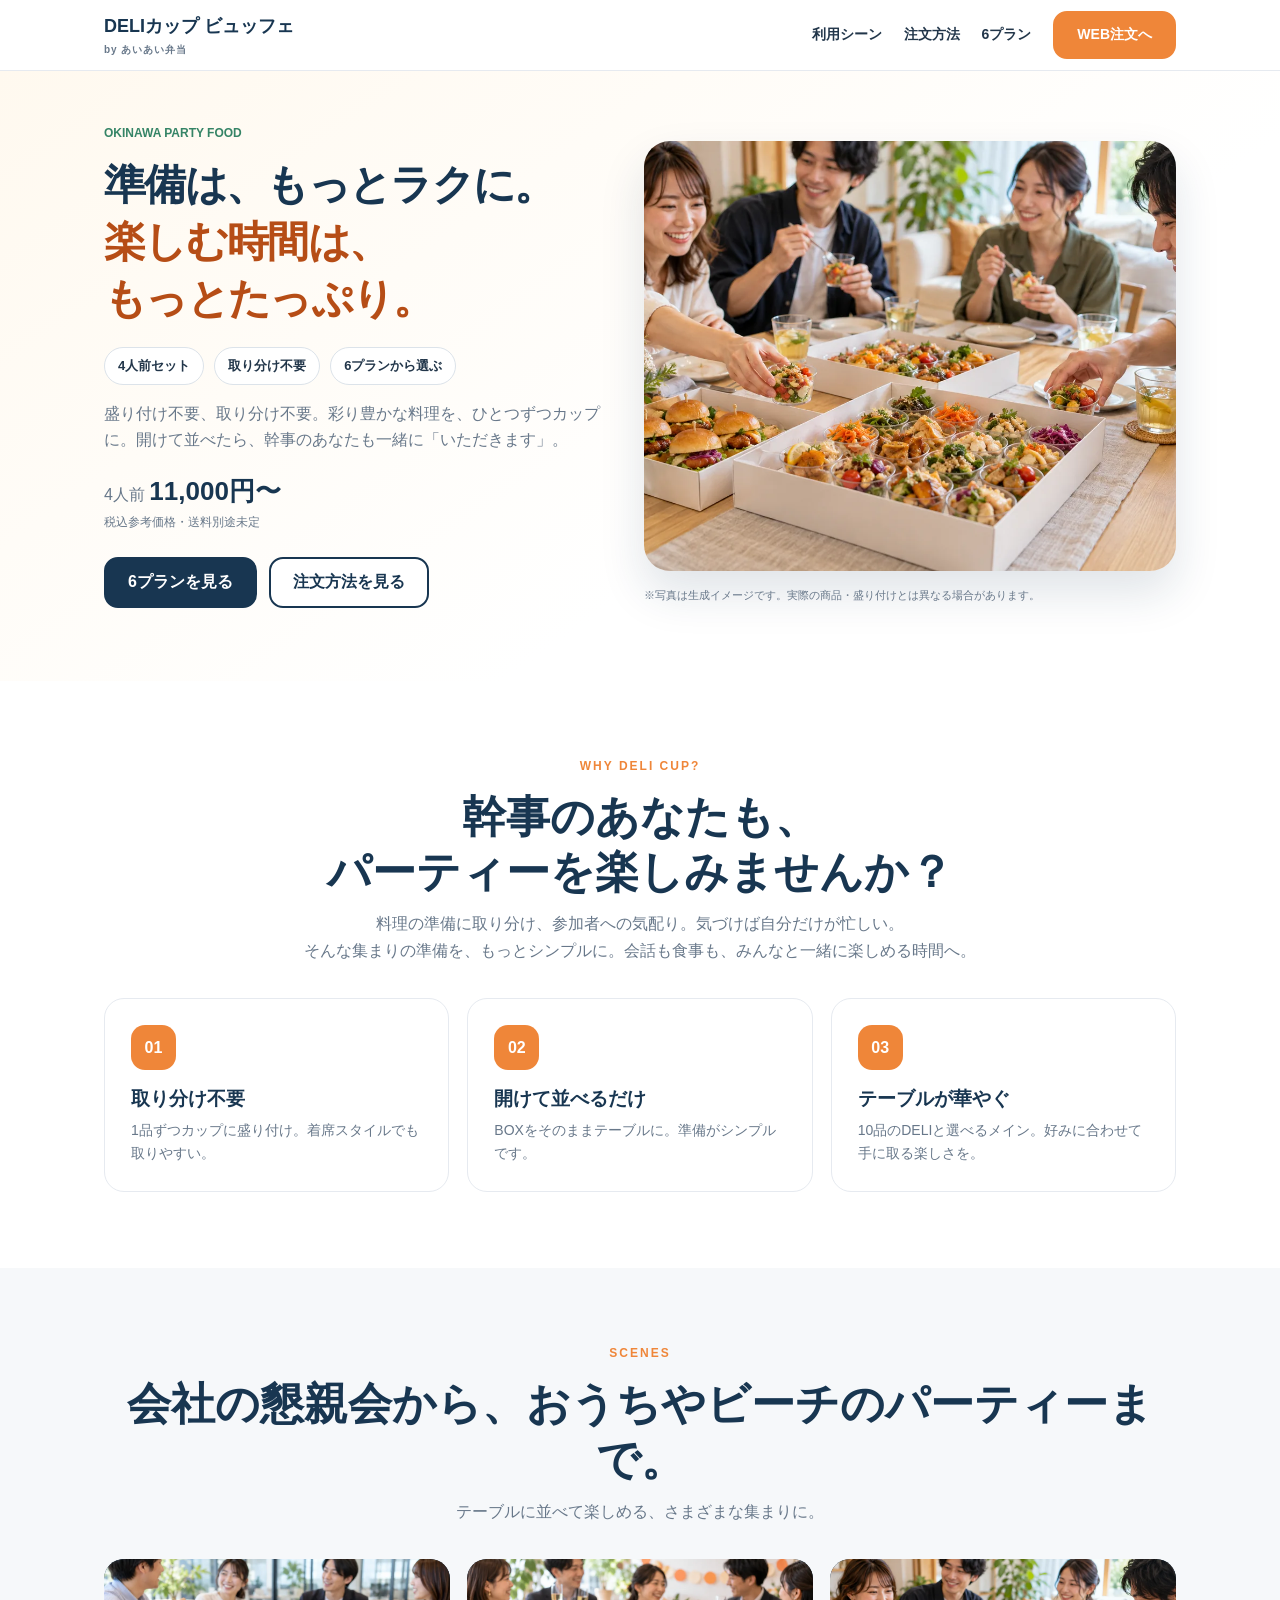
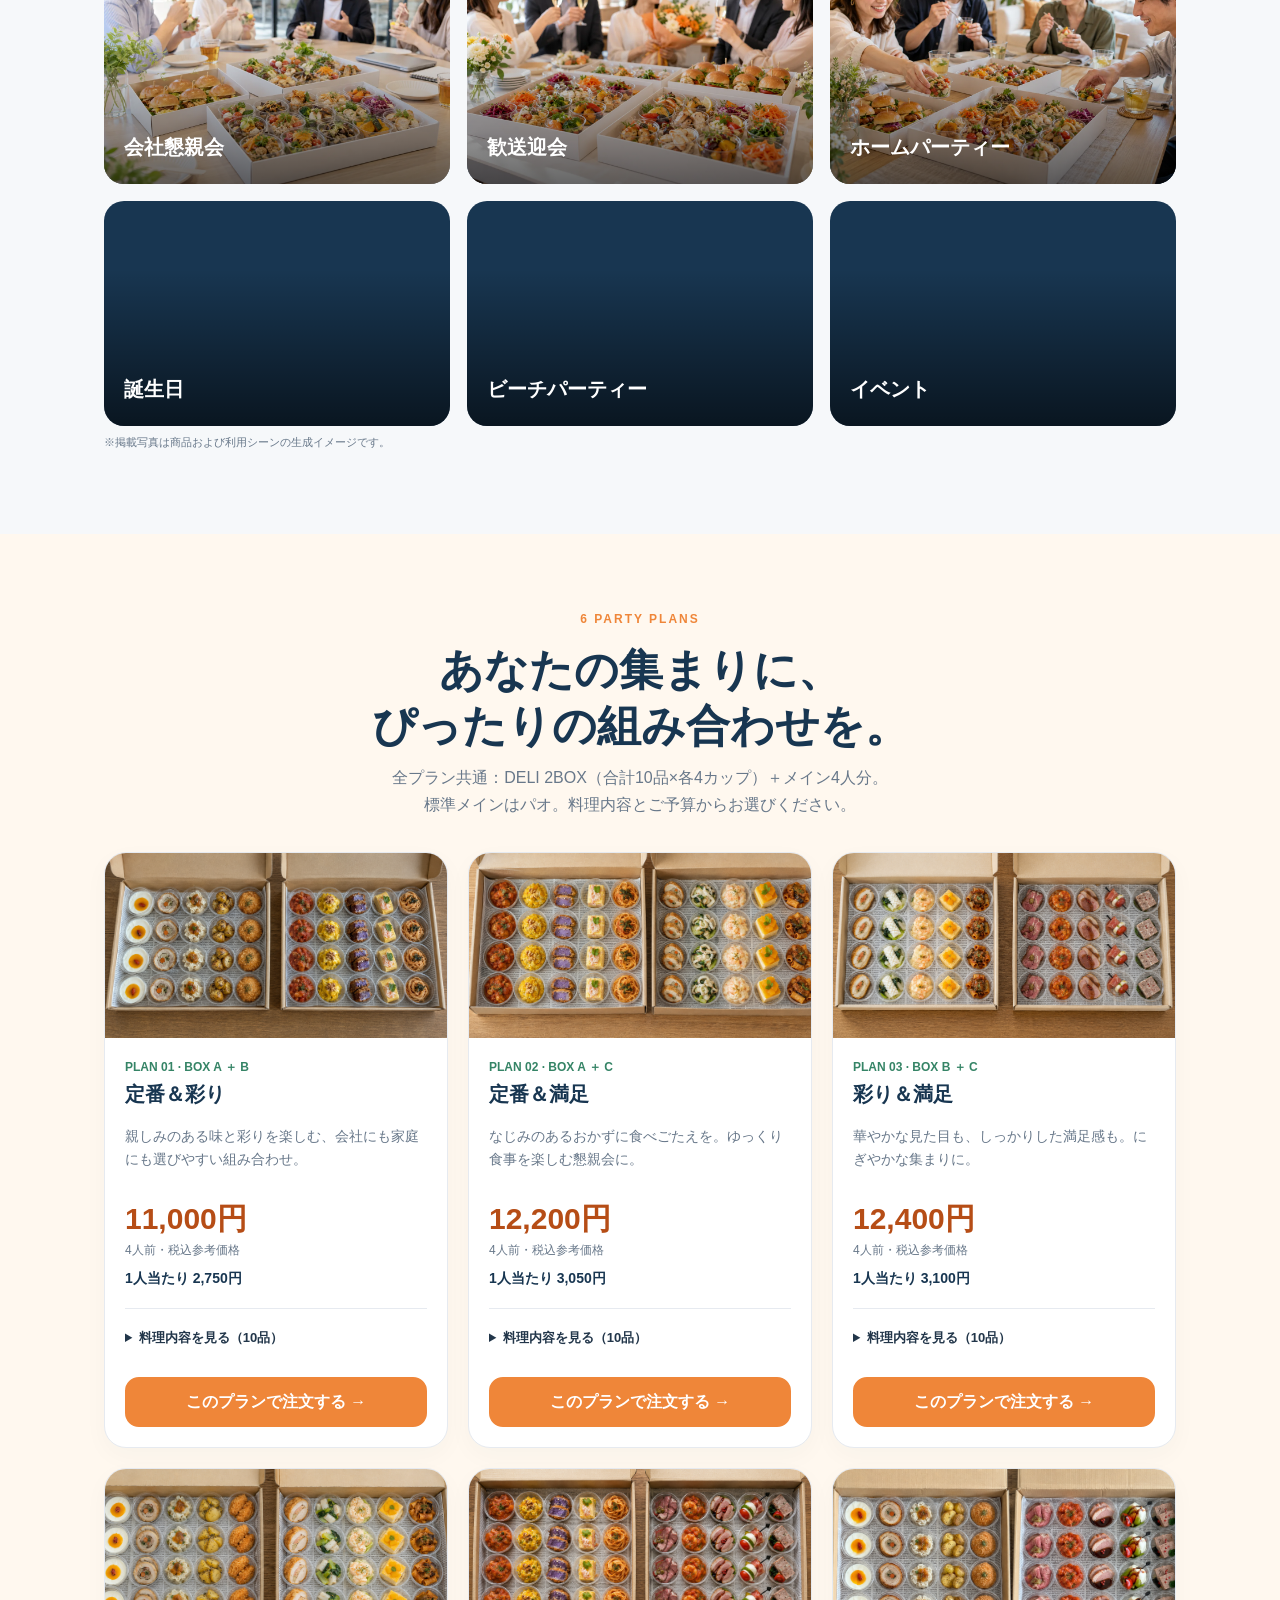
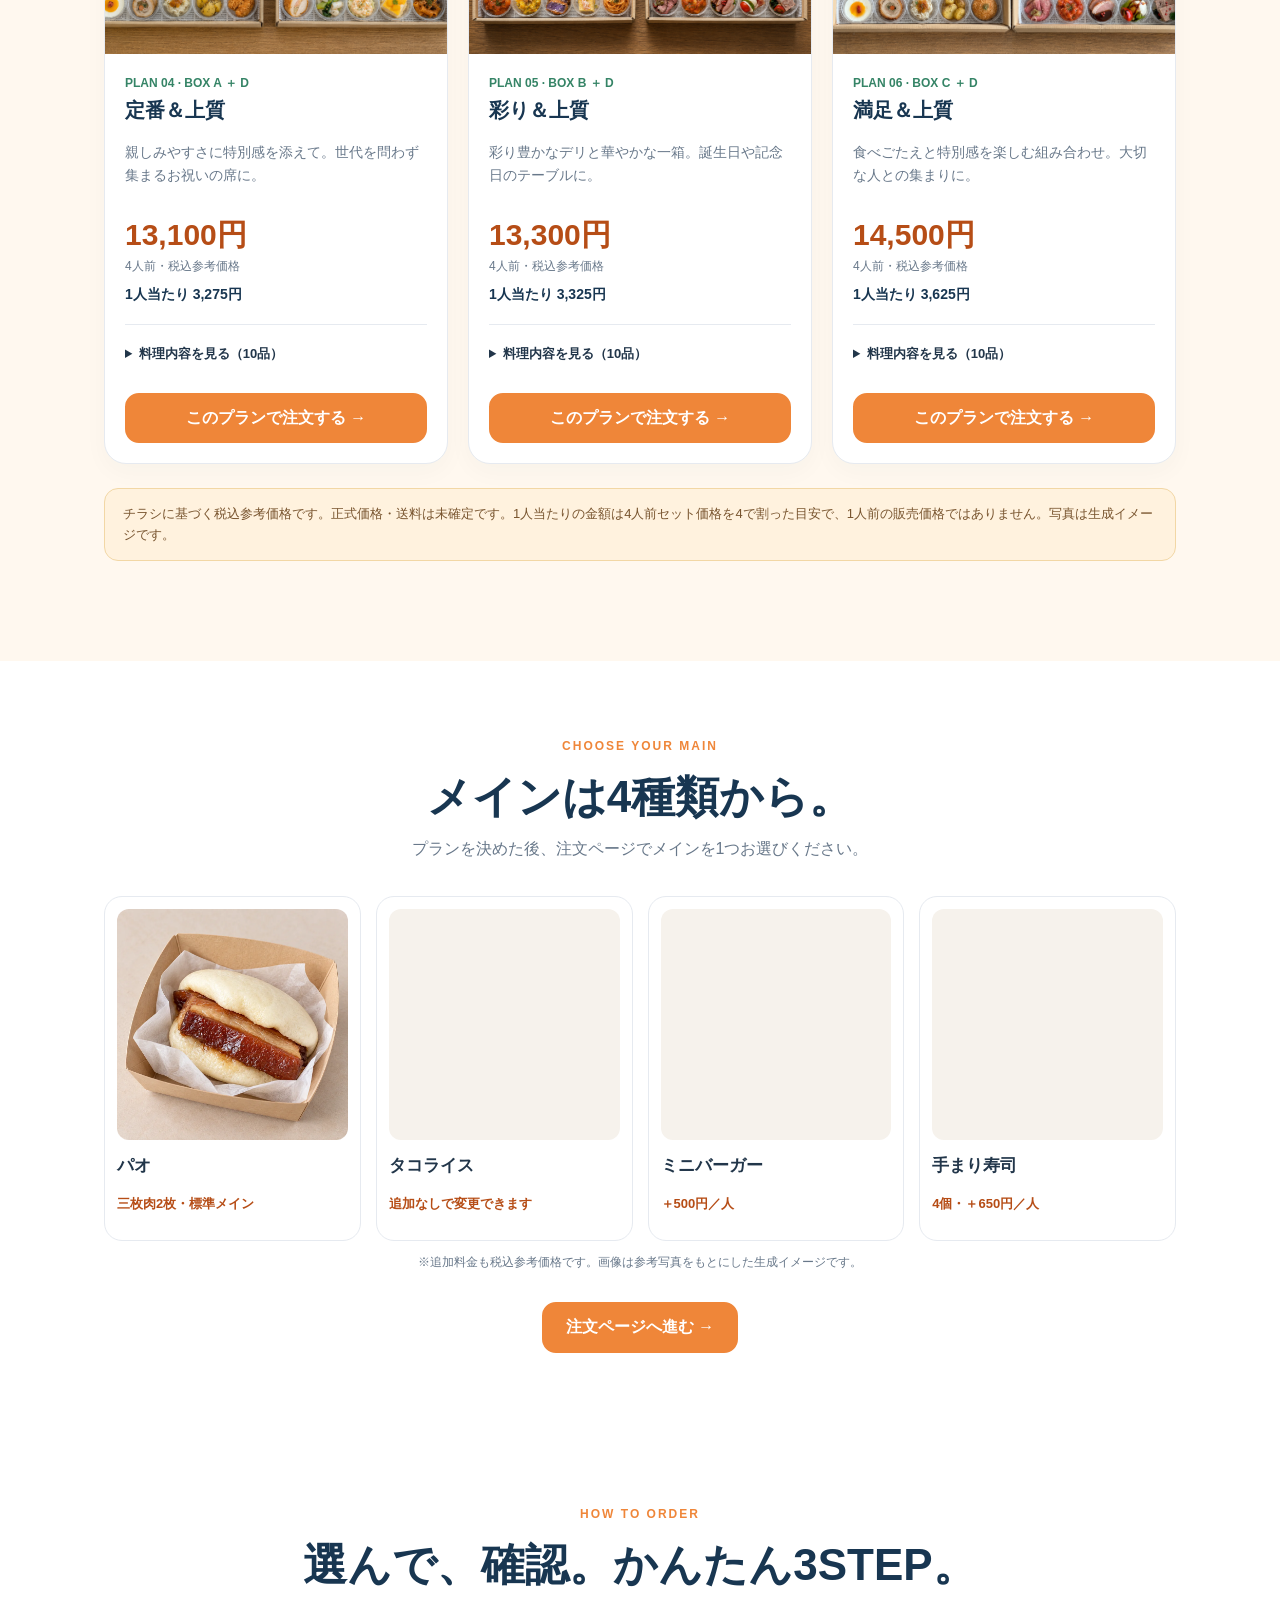
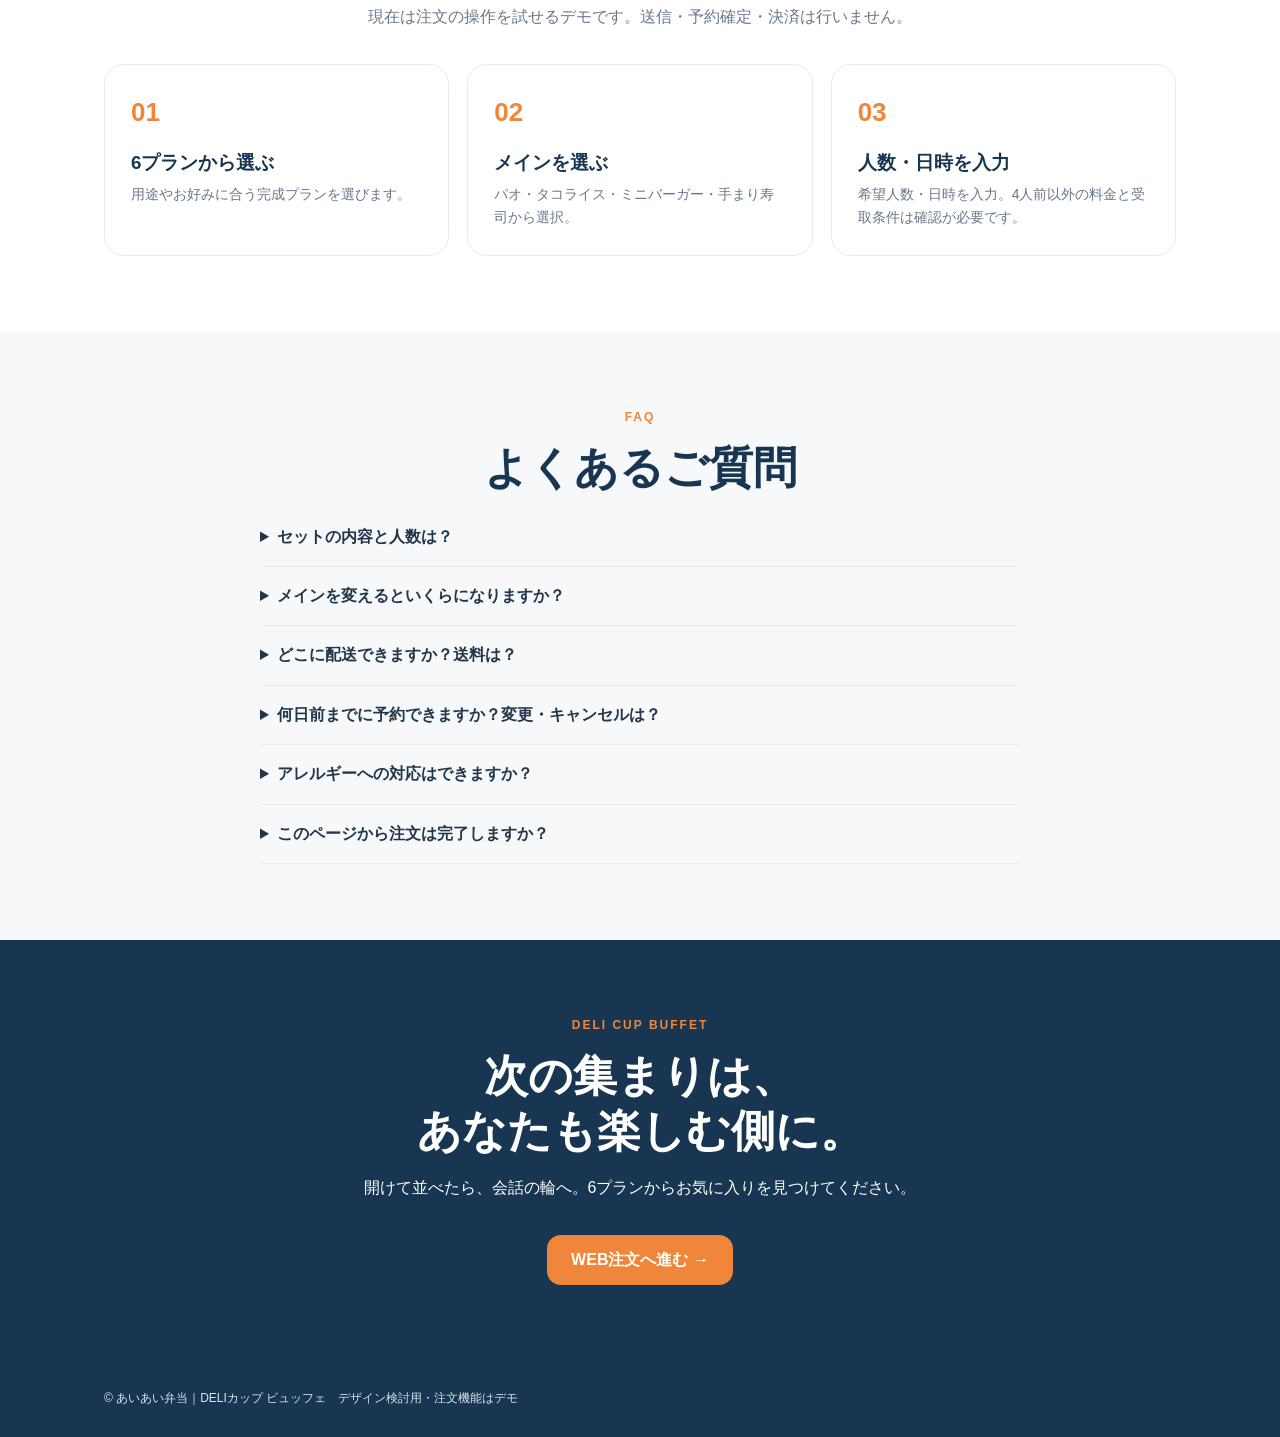
<file: index.html>
<!doctype html><html lang="ja"><head><meta charset="UTF-8"><meta name="viewport" content="width=device-width, initial-scale=1.0"><meta name="description" content="DELIカップ ビュッフェ｜沖縄のあいあい弁当。4名以上から人数に合わせて注文できるカップ型オードブル。"><link rel="stylesheet" href="style.css"><title>DELIカップ ビュッフェ｜あいあい弁当</title></head><body><header class="site-header"><div class="wrap header-inner"><a class="logo" href="index.html">DELIカップ ビュッフェ<small>by あいあい弁当</small></a><nav class="nav"><a href="index.html#scenes">利用シーン</a><a href="index.html#howto">注文方法</a><a href="index.html#plans">6プラン</a><a class="button" href="order.html">WEB注文へ</a></nav></div></header>
<main><section class="hero"><div class="wrap hero-inner"><div><span class="chip">OKINAWA PARTY FOOD</span><h1>準備は、もっとラクに。<br><em>楽しむ時間は、<br>もっとたっぷり。</em></h1><div class="badges"><span class="badge">4人前セット</span><span class="badge">取り分け不要</span><span class="badge">6プランから選ぶ</span></div><p>盛り付け不要、取り分け不要。彩り豊かな料理を、ひとつずつカップに。開けて並べたら、幹事のあなたも一緒に「いただきます」。</p><p class="hero-price">4人前 <strong>11,000円〜</strong> <small>税込参考価格・送料別途未定</small></p><div class="cta-row"><a class="button navy" href="#plans">6プランを見る</a><a class="button outline" href="#howto">注文方法を見る</a></div></div><div><img class="hero-photo" src="images/scene-home.webp" alt="DELIカップを囲むホームパーティーの利用イメージ" fetchpriority="high" width="1200" height="800"><div class="photo-caption">※写真は生成イメージです。実際の商品・盛り付けとは異なる場合があります。</div></div></div></section>
<section class="section" id="features"><div class="wrap"><div class="eyebrow">WHY DELI CUP?</div><h2 class="title">幹事のあなたも、<br>パーティーを楽しみませんか？</h2><p class="sub">料理の準備に取り分け、参加者への気配り。気づけば自分だけが忙しい。<br>そんな集まりの準備を、もっとシンプルに。会話も食事も、みんなと一緒に楽しめる時間へ。</p><div class="feature-grid"><div class="tile"><div class="tile-icon">01</div><h3>取り分け不要</h3><p>1品ずつカップに盛り付け。着席スタイルでも取りやすい。</p></div><div class="tile"><div class="tile-icon">02</div><h3>開けて並べるだけ</h3><p>BOXをそのままテーブルに。準備がシンプルです。</p></div><div class="tile"><div class="tile-icon">03</div><h3>テーブルが華やぐ</h3><p>10品のDELIと選べるメイン。好みに合わせて手に取る楽しさを。</p></div></div></div></section>
<section class="section soft" id="scenes"><div class="wrap"><div class="eyebrow">SCENES</div><h2 class="title">会社の懇親会から、おうちやビーチのパーティーまで。</h2><p class="sub">テーブルに並べて楽しめる、さまざまな集まりに。</p><div class="scene-grid"><div class="scene"><img src="images/scene-office.webp" alt="オフィス懇親会の利用イメージ" width="1200" height="800" loading="lazy" decoding="async"><span>会社懇親会</span></div><div class="scene"><img src="images/scene-welcome.webp" alt="歓送迎会の利用イメージ" width="1200" height="800" loading="lazy" decoding="async"><span>歓送迎会</span></div><div class="scene"><img src="images/scene-home.webp" alt="ホームパーティーの参考イメージ" width="1200" height="800" loading="lazy" decoding="async"><span>ホームパーティー</span></div><div class="scene"><img src="images/scene-birthday.webp" alt="誕生日の参考イメージ" width="1200" height="800" loading="lazy" decoding="async"><span>誕生日</span></div><div class="scene"><img src="images/scene-beach.webp" alt="ビーチパーティーの利用イメージ" width="1200" height="800" loading="lazy" decoding="async"><span>ビーチパーティー</span></div><div class="scene"><img src="images/scene-event.webp" alt="イベントの利用イメージ" width="1200" height="800" loading="lazy" decoding="async"><span>イベント</span></div></div><div class="photo-caption">※掲載写真は商品および利用シーンの生成イメージです。</div></div></section>

<section class="section pale" id="plans"><div class="wrap"><div class="eyebrow">6 PARTY PLANS</div><h2 class="title">あなたの集まりに、<br>ぴったりの組み合わせを。</h2><p class="sub">全プラン共通：DELI 2BOX（合計10品×各4カップ）＋メイン4人分。<br>標準メインはパオ。料理内容とご予算からお選びください。</p><div class="plan-grid"><article class="plan"><div class="plan-photo" role="img" aria-label="定番＆彩りの参考イメージ"></div><div class="plan-inner"><span class="chip">PLAN 01 · BOX A ＋ B</span><h3>定番＆彩り</h3><p>親しみのある味と彩りを楽しむ、会社にも家庭にも選びやすい組み合わせ。</p><p class="plan-price"><strong>11,000円</strong><span>4人前・税込参考価格</span></p><p class="per-person">1人当たり 2,750円</p><details class="plan-details"><summary>料理内容を見る（10品）</summary><h4>BOX A｜親しみ</h4><ul><li>若鶏のカチャトーラ</li><li>ホタテフライ</li><li>焼売ポン酢ジュレ</li><li>紅芋コロッケ</li><li>杏仁豆腐</li></ul><h4>BOX B｜彩り</h4><ul><li>トマト冷製パスタ</li><li>イカと青梗菜の塩ダレ</li><li>八幡巻き</li><li>かぼちゃサラダ</li><li>インカのめざめ</li></ul><p>＋メイン4人分（標準：パオ）</p></details><a class="button" href="order.html?plan=1">このプランで注文する →</a></div></article>
<article class="plan"><div class="plan-photo" role="img" aria-label="定番＆満足の参考イメージ"></div><div class="plan-inner"><span class="chip">PLAN 02 · BOX A ＋ C</span><h3>定番＆満足</h3><p>なじみのあるおかずに食べごたえを。ゆっくり食事を楽しむ懇親会に。</p><p class="plan-price"><strong>12,200円</strong><span>4人前・税込参考価格</span></p><p class="per-person">1人当たり 3,050円</p><details class="plan-details"><summary>料理内容を見る（10品）</summary><h4>BOX A｜親しみ</h4><ul><li>若鶏のカチャトーラ</li><li>ホタテフライ</li><li>焼売ポン酢ジュレ</li><li>紅芋コロッケ</li><li>杏仁豆腐</li></ul><h4>BOX C｜満足感</h4><ul><li>ボロネーゼとナスのリガトーニ</li><li>エビマヨ</li><li>合鴨ロースト</li><li>鶏むね明太チーズフライ</li><li>ガトー＋マンゴー</li></ul><p>＋メイン4人分（標準：パオ）</p></details><a class="button" href="order.html?plan=2">このプランで注文する →</a></div></article>
<article class="plan"><div class="plan-photo" role="img" aria-label="彩り＆満足の参考イメージ"></div><div class="plan-inner"><span class="chip">PLAN 03 · BOX B ＋ C</span><h3>彩り＆満足</h3><p>華やかな見た目も、しっかりした満足感も。にぎやかな集まりに。</p><p class="plan-price"><strong>12,400円</strong><span>4人前・税込参考価格</span></p><p class="per-person">1人当たり 3,100円</p><details class="plan-details"><summary>料理内容を見る（10品）</summary><h4>BOX B｜彩り</h4><ul><li>トマト冷製パスタ</li><li>イカと青梗菜の塩ダレ</li><li>八幡巻き</li><li>かぼちゃサラダ</li><li>インカのめざめ</li></ul><h4>BOX C｜満足感</h4><ul><li>ボロネーゼとナスのリガトーニ</li><li>エビマヨ</li><li>合鴨ロースト</li><li>鶏むね明太チーズフライ</li><li>ガトー＋マンゴー</li></ul><p>＋メイン4人分（標準：パオ）</p></details><a class="button" href="order.html?plan=3">このプランで注文する →</a></div></article>
<article class="plan"><div class="plan-photo" role="img" aria-label="定番＆上質の参考イメージ"></div><div class="plan-inner"><span class="chip">PLAN 04 · BOX A ＋ D</span><h3>定番＆上質</h3><p>親しみやすさに特別感を添えて。世代を問わず集まるお祝いの席に。</p><p class="plan-price"><strong>13,100円</strong><span>4人前・税込参考価格</span></p><p class="per-person">1人当たり 3,275円</p><details class="plan-details"><summary>料理内容を見る（10品）</summary><h4>BOX A｜親しみ</h4><ul><li>若鶏のカチャトーラ</li><li>ホタテフライ</li><li>焼売ポン酢ジュレ</li><li>紅芋コロッケ</li><li>杏仁豆腐</li></ul><h4>BOX D｜上質</h4><ul><li>生ハムカプレーゼ</li><li>エビチリ</li><li>ローストビーフ</li><li>パテドカンパーニュ</li><li>出汁巻玉子（カニあん）</li></ul><p>＋メイン4人分（標準：パオ）</p></details><a class="button" href="order.html?plan=4">このプランで注文する →</a></div></article>
<article class="plan"><div class="plan-photo" role="img" aria-label="彩り＆上質の参考イメージ"></div><div class="plan-inner"><span class="chip">PLAN 05 · BOX B ＋ D</span><h3>彩り＆上質</h3><p>彩り豊かなデリと華やかな一箱。誕生日や記念日のテーブルに。</p><p class="plan-price"><strong>13,300円</strong><span>4人前・税込参考価格</span></p><p class="per-person">1人当たり 3,325円</p><details class="plan-details"><summary>料理内容を見る（10品）</summary><h4>BOX B｜彩り</h4><ul><li>トマト冷製パスタ</li><li>イカと青梗菜の塩ダレ</li><li>八幡巻き</li><li>かぼちゃサラダ</li><li>インカのめざめ</li></ul><h4>BOX D｜上質</h4><ul><li>生ハムカプレーゼ</li><li>エビチリ</li><li>ローストビーフ</li><li>パテドカンパーニュ</li><li>出汁巻玉子（カニあん）</li></ul><p>＋メイン4人分（標準：パオ）</p></details><a class="button" href="order.html?plan=5">このプランで注文する →</a></div></article>
<article class="plan"><div class="plan-photo" role="img" aria-label="満足＆上質の参考イメージ"></div><div class="plan-inner"><span class="chip">PLAN 06 · BOX C ＋ D</span><h3>満足＆上質</h3><p>食べごたえと特別感を楽しむ組み合わせ。大切な人との集まりに。</p><p class="plan-price"><strong>14,500円</strong><span>4人前・税込参考価格</span></p><p class="per-person">1人当たり 3,625円</p><details class="plan-details"><summary>料理内容を見る（10品）</summary><h4>BOX C｜満足感</h4><ul><li>ボロネーゼとナスのリガトーニ</li><li>エビマヨ</li><li>合鴨ロースト</li><li>鶏むね明太チーズフライ</li><li>ガトー＋マンゴー</li></ul><h4>BOX D｜上質</h4><ul><li>生ハムカプレーゼ</li><li>エビチリ</li><li>ローストビーフ</li><li>パテドカンパーニュ</li><li>出汁巻玉子（カニあん）</li></ul><p>＋メイン4人分（標準：パオ）</p></details><a class="button" href="order.html?plan=6">このプランで注文する →</a></div></article></div><div class="info">チラシに基づく税込参考価格です。正式価格・送料は未確定です。1人当たりの金額は4人前セット価格を4で割った目安で、1人前の販売価格ではありません。写真は生成イメージです。</div></div></section>
<section class="section" id="mains"><div class="wrap"><div class="eyebrow">CHOOSE YOUR MAIN</div><h2 class="title">メインは4種類から。</h2><p class="sub">プランを決めた後、注文ページでメインを1つお選びください。</p><div class="main-grid"><div class="main-item"><div class="pic"><img src="images/main-pao.webp" alt="パオの商品イメージ" width="900" height="900" loading="lazy" decoding="async"></div><h3>パオ</h3><p class="main-price">三枚肉2枚・標準メイン</p></div><div class="main-item"><div class="pic"><img src="images/main-taco.webp" alt="タコライスの商品イメージ" width="900" height="900" loading="lazy" decoding="async"></div><h3>タコライス</h3><p class="main-price">追加なしで変更できます</p></div><div class="main-item"><div class="pic"><img src="images/main-burger.webp" alt="ミニバーガーの商品イメージ" width="900" height="900" loading="lazy" decoding="async"></div><h3>ミニバーガー</h3><p class="main-price">＋500円／人</p></div><div class="main-item"><div class="pic"><img src="images/main-sushi.webp" alt="手まり寿司の商品イメージ" width="900" height="900" loading="lazy" decoding="async"></div><h3>手まり寿司</h3><p class="main-price">4個・＋650円／人</p></div></div><div class="main-row-note">※追加料金も税込参考価格です。画像は参考写真をもとにした生成イメージです。</div><div class="center" style="margin-top:30px"><a href="order.html" class="button">注文ページへ進む →</a></div></div></section>
<section class="section" id="howto"><div class="wrap"><div class="eyebrow">HOW TO ORDER</div><h2 class="title">選んで、確認。かんたん3STEP。</h2><p class="sub">現在は注文の操作を試せるデモです。送信・予約確定・決済は行いません。</p><div class="steps"><div class="tile"><div class="step-num">01</div><h3>6プランから選ぶ</h3><p>用途やお好みに合う完成プランを選びます。</p></div><div class="tile"><div class="step-num">02</div><h3>メインを選ぶ</h3><p>パオ・タコライス・ミニバーガー・手まり寿司から選択。</p></div><div class="tile"><div class="step-num">03</div><h3>人数・日時を入力</h3><p>希望人数・日時を入力。4人前以外の料金と受取条件は確認が必要です。</p></div></div></div></section><section class="section soft"><div class="wrap"><div class="eyebrow">FAQ</div><h2 class="title">よくあるご質問</h2><div class="faq"><details><summary>セットの内容と人数は？</summary><p>4人前の参考セットはDELI 2BOX、合計10品×各4カップとメイン4人分です。4人前以外のご希望人数も入力できますが、料金・販売単位は確認が必要です。</p></details><details><summary>メインを変えるといくらになりますか？</summary><p>パオ・タコライスは追加なし。ミニバーガーは＋500円／人、手まり寿司4個は＋650円／人の税込参考価格です。PLAN 01の4人前なら、それぞれ11,000円、13,000円、13,600円です。</p></details><details><summary>どこに配送できますか？送料は？</summary><p>配送エリア・送料・店頭受取の対応条件は現在調整中です。表示価格に送料は含めていません。正式な受付開始時にご案内します。</p></details><details><summary>何日前までに予約できますか？変更・キャンセルは？</summary><p>予約締切、変更・キャンセルの期限と料金は未確定です。正式な受付開始までに掲載します。現在のデモ入力では予約は成立しません。</p></details><details><summary>アレルギーへの対応はできますか？</summary><p>対応可否は確認中です。料理名だけでアレルゲンの有無は判断できないため、正式な受付時に原材料と調理環境を確認のうえご相談ください。</p></details><details><summary>このページから注文は完了しますか？</summary><p>現在は試作サイトです。参考金額や選択内容をご確認いただけますが、注文の送信・保存・決済は行いません。</p></details></div></div></section>
<section class="section" style="background:#183651;color:#fff"><div class="wrap center"><div class="eyebrow">DELI CUP BUFFET</div><h2 class="title" style="color:#fff">次の集まりは、<br>あなたも楽しむ側に。</h2><p>開けて並べたら、会話の輪へ。6プランからお気に入りを見つけてください。</p><a href="order.html" class="button" style="margin-top:18px">WEB注文へ進む →</a></div></section></main><footer class="footer"><div class="wrap">© あいあい弁当｜DELIカップ ビュッフェ　<span>デザイン検討用・注文機能はデモ</span></div></footer><div class="sticky-mobile"><span>4人前 11,000円〜<small>税込参考価格</small></span><a href="#plans" class="button">6プランを見る →</a></div></body></html>
</file>
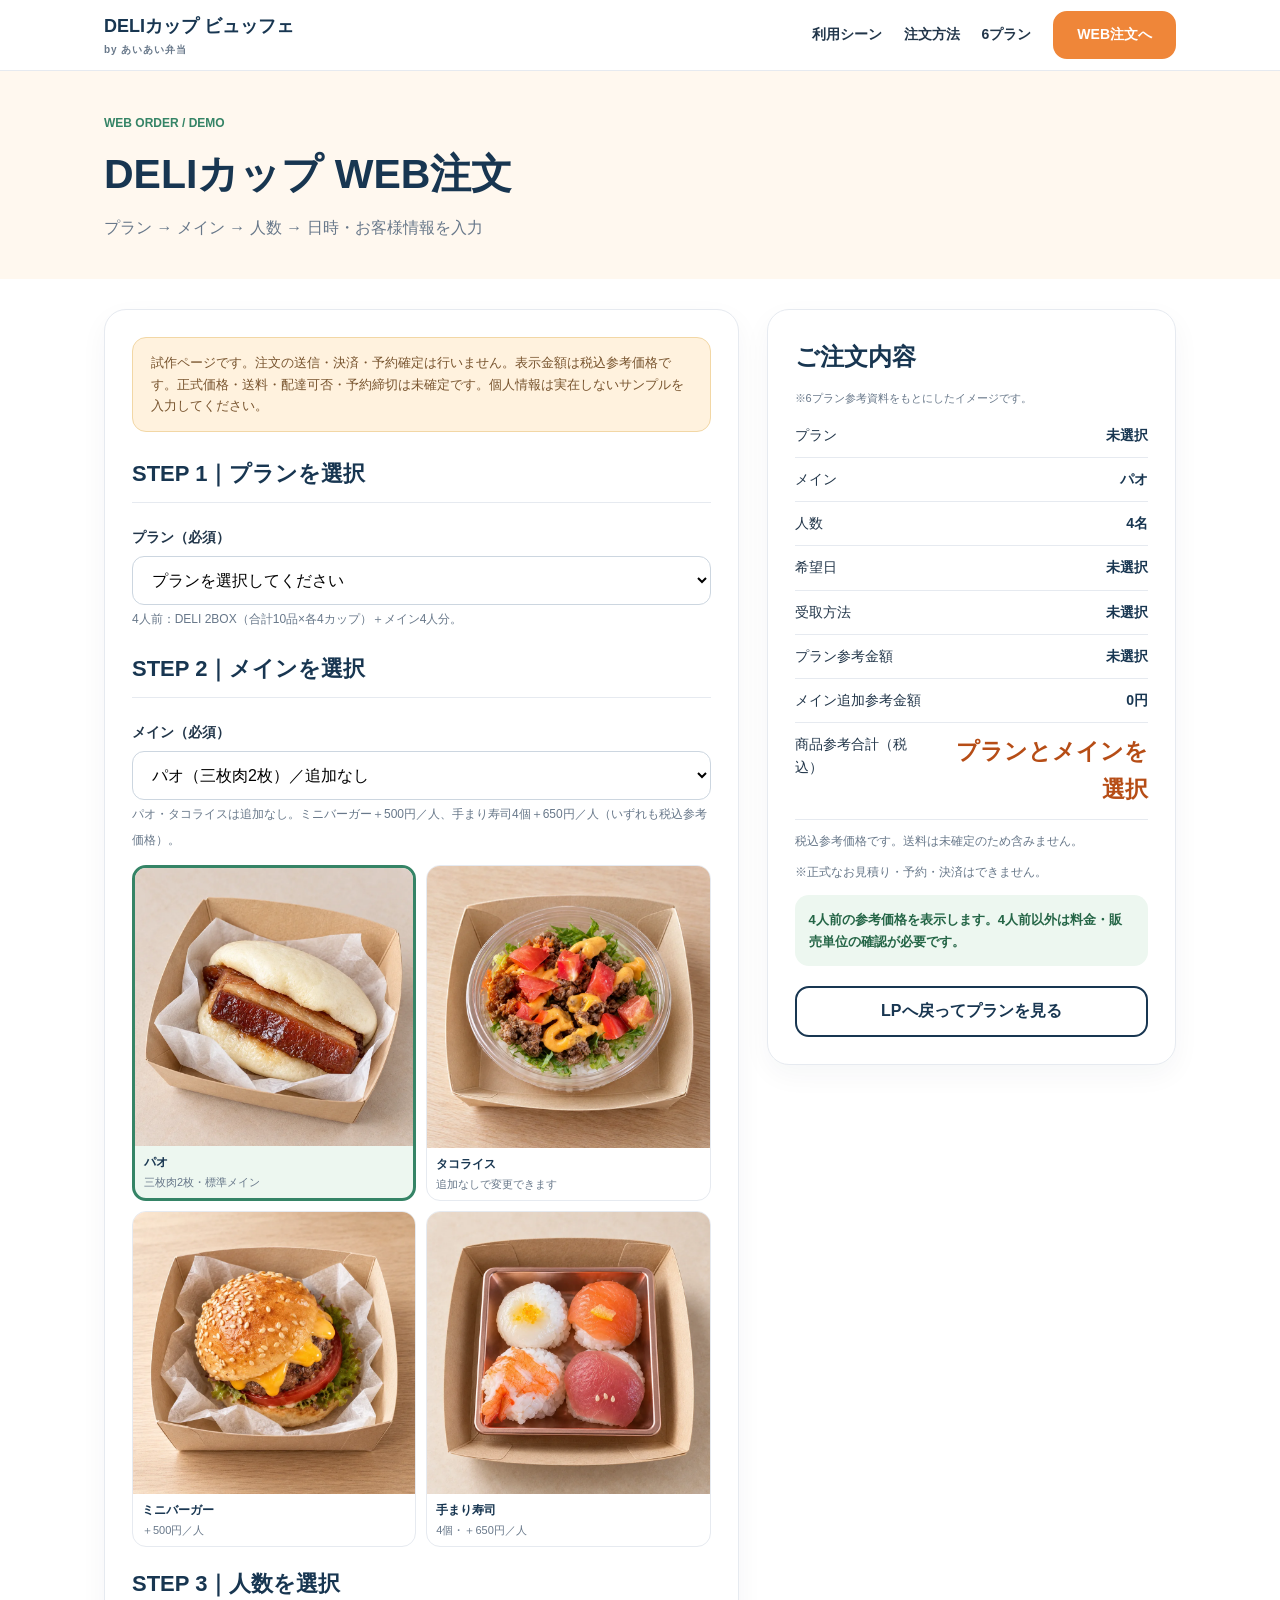
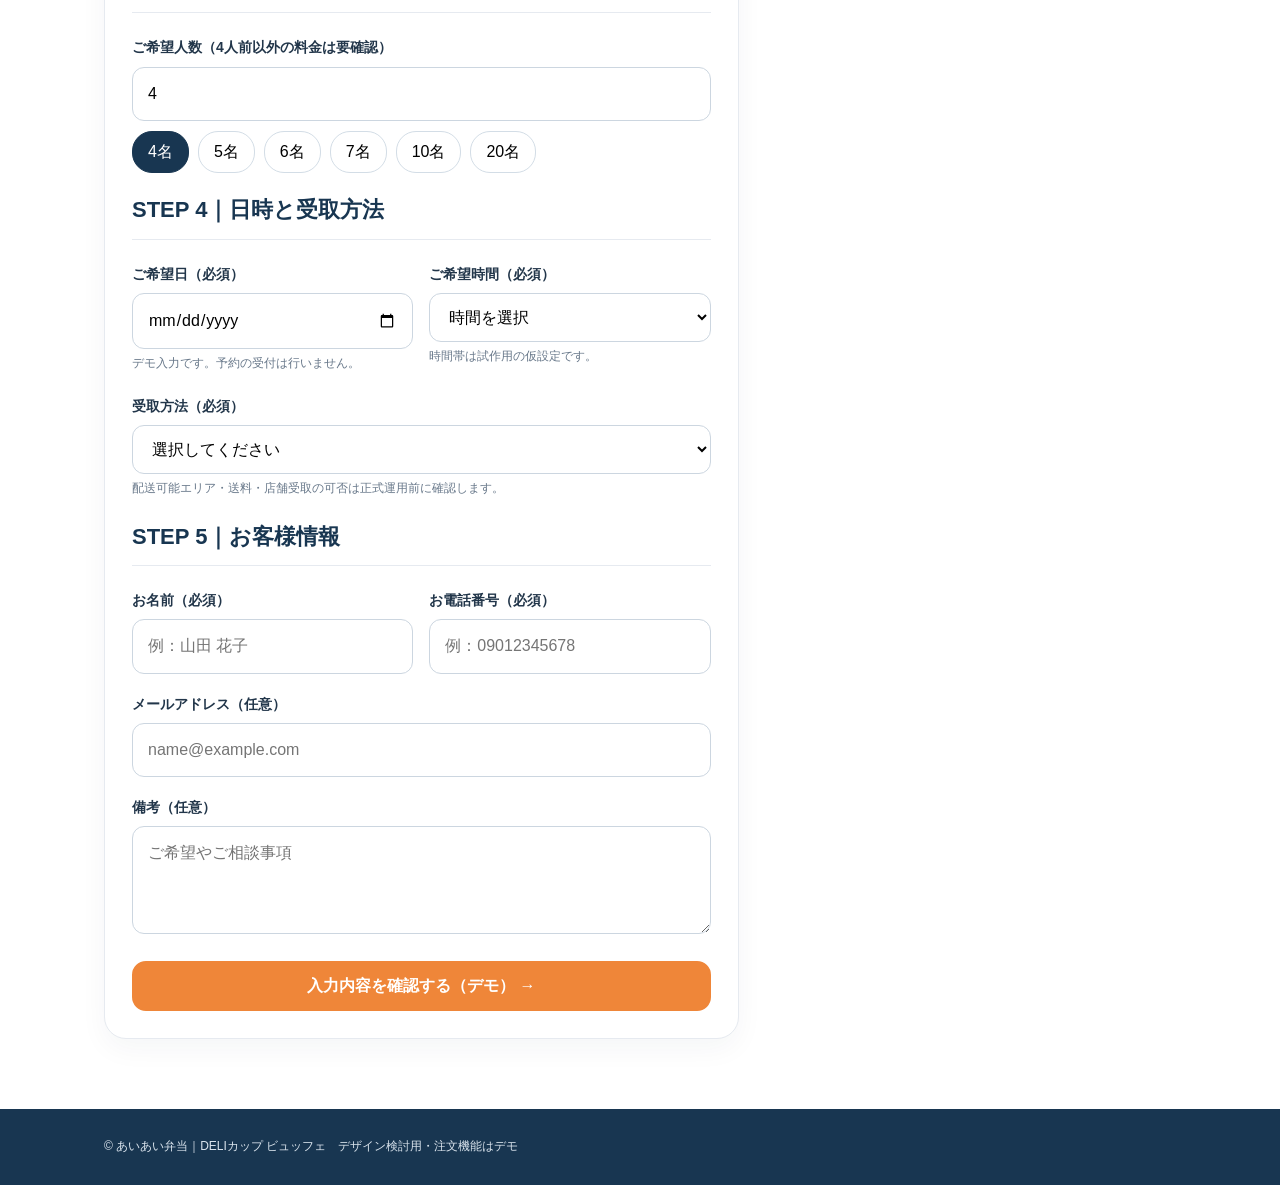
<file: order.html>
<!doctype html><html lang="ja"><head><meta charset="UTF-8"><meta name="viewport" content="width=device-width, initial-scale=1.0"><meta name="description" content="DELIカップ ビュッフェ｜沖縄のあいあい弁当。4名以上から人数に合わせて注文できるカップ型オードブル。"><link rel="stylesheet" href="style.css"><title>WEB注文デモ｜DELIカップ ビュッフェ</title></head><body><header class="site-header"><div class="wrap header-inner"><a class="logo" href="index.html">DELIカップ ビュッフェ<small>by あいあい弁当</small></a><nav class="nav"><a href="index.html#scenes">利用シーン</a><a href="index.html#howto">注文方法</a><a href="index.html#plans">6プラン</a><a class="button" href="order.html">WEB注文へ</a></nav></div></header>
<main><div class="order-hero"><div class="wrap"><span class="chip">WEB ORDER / DEMO</span><h1 style="font-size:clamp(28px,4vw,41px);color:var(--navy);margin:6px 0">DELIカップ WEB注文</h1><p style="margin:0;color:var(--muted)">プラン → メイン → 人数 → 日時・お客様情報を入力</p></div></div>
<div class="wrap order-shell"><form class="form-card" id="orderForm"><div class="info" style="margin-top:0">試作ページです。注文の送信・決済・予約確定は行いません。表示金額は税込参考価格です。正式価格・送料・配達可否・予約締切は未確定です。個人情報は実在しないサンプルを入力してください。</div>
<h2>STEP 1｜プランを選択</h2><div class="field"><label for="plan">プラン（必須）</label><select id="plan" name="plan" required><option value="">プランを選択してください</option><option value="1">PLAN 01 定番＆彩り（A＋B）｜4人前 11,000円</option><option value="2">PLAN 02 定番＆満足（A＋C）｜4人前 12,200円</option><option value="3">PLAN 03 彩り＆満足（B＋C）｜4人前 12,400円</option><option value="4">PLAN 04 定番＆上質（A＋D）｜4人前 13,100円</option><option value="5">PLAN 05 彩り＆上質（B＋D）｜4人前 13,300円</option><option value="6">PLAN 06 満足＆上質（C＋D）｜4人前 14,500円</option></select><small>4人前：DELI 2BOX（合計10品×各4カップ）＋メイン4人分。</small></div>
<h2>STEP 2｜メインを選択</h2><div class="field"><label for="main">メイン（必須）</label><select id="main" name="main" required><option value="">メインを選択してください</option><option value="パオ" selected>パオ（三枚肉2枚）／追加なし</option><option value="タコライス">タコライス／追加なし</option><option value="ミニバーガー">ミニバーガー／＋500円・人</option><option value="手まり寿司">手まり寿司4個／＋650円・人</option></select><small>パオ・タコライスは追加なし。ミニバーガー＋500円／人、手まり寿司4個＋650円／人（いずれも税込参考価格）。</small><div class="order-visual-grid"><button type="button" class="vis main-choice" data-main="パオ" aria-pressed="true"><img src="images/main-pao.webp" alt="パオの商品イメージ" width="900" height="900" loading="lazy" decoding="async"><span>パオ<small>三枚肉2枚・標準メイン</small></span></button><button type="button" class="vis main-choice" data-main="タコライス" aria-pressed="false"><img src="images/main-taco.webp" alt="タコライスの商品イメージ" width="900" height="900" loading="lazy" decoding="async"><span>タコライス<small>追加なしで変更できます</small></span></button><button type="button" class="vis main-choice" data-main="ミニバーガー" aria-pressed="false"><img src="images/main-burger.webp" alt="ミニバーガーの商品イメージ" width="900" height="900" loading="lazy" decoding="async"><span>ミニバーガー<small>＋500円／人</small></span></button><button type="button" class="vis main-choice" data-main="手まり寿司" aria-pressed="false"><img src="images/main-sushi.webp" alt="手まり寿司の商品イメージ" width="900" height="900" loading="lazy" decoding="async"><span>手まり寿司<small>4個・＋650円／人</small></span></button></div></div>
<h2>STEP 3｜人数を選択</h2><div class="field"><label for="people">ご希望人数（4人前以外の料金は要確認）</label><input type="number" inputmode="numeric" id="people" name="people" min="4" max="999" step="1" value="4" required><div class="choice-row" style="margin-top:10px"><button type="button" data-people="4">4名</button><button type="button" data-people="5">5名</button><button type="button" data-people="6">6名</button><button type="button" data-people="7">7名</button><button type="button" data-people="10">10名</button><button type="button" data-people="20">20名</button></div></div>
<h2>STEP 4｜日時と受取方法</h2><div class="field-row"><div class="field"><label for="date">ご希望日（必須）</label><input type="date" id="date" name="date" required><small>デモ入力です。予約の受付は行いません。</small></div><div class="field"><label for="time">ご希望時間（必須）</label><select id="time" name="time" required><option value="">時間を選択</option><option>10:00–12:00</option><option>12:00–14:00</option><option>14:00–16:00</option><option>16:00–18:00</option><option>18:00–20:00</option></select><small>時間帯は試作用の仮設定です。</small></div></div><div class="field"><label for="receive">受取方法（必須）</label><select id="receive" name="receive" required><option value="">選択してください</option><option value="配送希望">配送希望</option><option value="店頭受取希望">店頭受取希望</option></select><small>配送可能エリア・送料・店舗受取の可否は正式運用前に確認します。</small></div><div class="field" id="addressWrap" hidden><label for="address">配送先住所</label><textarea id="address" name="address" rows="2" placeholder="沖縄県…"></textarea></div>
<h2>STEP 5｜お客様情報</h2><div class="field-row"><div class="field"><label for="customer">お名前（必須）</label><input id="customer" name="customer" autocomplete="name" required placeholder="例：山田 花子"></div><div class="field"><label for="tel">お電話番号（必須）</label><input id="tel" name="tel" type="tel" autocomplete="tel" required placeholder="例：09012345678"></div></div><div class="field"><label for="email">メールアドレス（任意）</label><input id="email" name="email" type="email" autocomplete="email" placeholder="name@example.com"></div><div class="field"><label for="memo">備考（任意）</label><textarea id="memo" name="memo" rows="3" placeholder="ご希望やご相談事項"></textarea></div>
<button class="button" type="submit" style="width:100%">入力内容を確認する（デモ） →</button><div class="confirm" id="confirm" role="status" aria-live="polite"></div></form>
<aside class="recap"><h2>ご注文内容</h2><img id="sumPhoto" src="images/plan1.png" alt="選択プランの参考写真" style="width:100%;height:165px;object-fit:cover;border-radius:14px"><p class="photo-caption">※6プラン参考資料をもとにしたイメージです。</p><div class="line"><span>プラン</span><strong id="sumPlan">未選択</strong></div><div class="line"><span>メイン</span><strong id="sumMain">未選択</strong></div><div class="line"><span>人数</span><strong id="sumPeople">4名</strong></div><div class="line"><span>希望日</span><strong id="sumDate">未選択</strong></div><div class="line"><span>受取方法</span><strong id="sumReceive">未選択</strong></div><div aria-live="polite" aria-atomic="true"><div class="line"><span>プラン参考金額</span><strong id="sumBase">未選択</strong></div><div class="line"><span>メイン追加参考金額</span><strong id="sumExtra">未選択</strong></div><div class="line total-line"><span>商品参考合計（税込）</span><strong id="sumTotal">未選択</strong></div><p class="hint" id="priceNote">送料は未確定のため含みません。</p></div><p class="hint">※正式なお見積り・予約・決済はできません。</p><div class="status">4人前の参考価格を表示します。4人前以外は料金・販売単位の確認が必要です。</div><a href="index.html#plans" class="button outline" style="width:100%;margin-top:20px">LPへ戻ってプランを見る</a></aside></div></main><footer class="footer"><div class="wrap">© あいあい弁当｜DELIカップ ビュッフェ　<span>デザイン検討用・注文機能はデモ</span></div></footer><script src="catalog.js"></script><script src="order.js"></script></body></html>
</file>
<file: style.css>
:root{--navy:#183651;--orange:#ef8639;--green:#358466;--yellow:#ffe4a1;--cream:#fff8ef;--text:#22364a;--muted:#68788a;--line:#e6eaf0}*{box-sizing:border-box}html{scroll-behavior:smooth}body{margin:0;font-family:-apple-system,BlinkMacSystemFont,"Hiragino Sans","Yu Gothic",Meiryo,sans-serif;color:var(--text);line-height:1.65;background:#fff}a{text-decoration:none;color:inherit}button,input,select,textarea{font:inherit}.wrap{max-width:1120px;padding:0 24px;margin:auto}.site-header{background:#fff;position:sticky;top:0;z-index:10;border-bottom:1px solid var(--line)}.header-inner{height:70px;display:flex;align-items:center;justify-content:space-between;gap:18px}.logo{font-size:18px;font-weight:900;color:var(--navy)}.logo small{display:block;font-size:10px;color:var(--muted);letter-spacing:1px}.nav{display:flex;align-items:center;gap:22px;font-size:14px;font-weight:800}.button{background:var(--orange);border:2px solid var(--orange);border-radius:14px;color:#fff;display:inline-flex;align-items:center;justify-content:center;min-height:48px;padding:10px 22px;font-weight:900;cursor:pointer;text-align:center}.button.navy{background:var(--navy);border-color:var(--navy)}.button.outline{background:#fff;color:var(--navy);border-color:var(--navy)}.button:focus-visible,a:focus-visible,select:focus-visible,input:focus-visible{outline:3px solid #1c91ee;outline-offset:3px}.section{padding:76px 0}.pale{background:var(--cream)}.soft{background:#f6f8fa}.eyebrow{font-size:12px;letter-spacing:2px;color:var(--orange);font-weight:900;text-align:center}.title{text-align:center;color:var(--navy);font-size:clamp(29px,4vw,44px);line-height:1.26;margin:12px 0}.sub{text-align:center;color:var(--muted);max-width:720px;margin:0 auto 34px}.badges{display:flex;gap:10px;flex-wrap:wrap}.badge{background:#fff;padding:7px 13px;border-radius:25px;border:1px solid #dce3ea;font-size:13px;font-weight:800}.hero{background:linear-gradient(145deg,#fff9ef,#fff 64%);padding:48px 0}.hero-inner{display:grid;grid-template-columns:1fr 1.05fr;align-items:center;gap:34px}.hero h1{font-size:clamp(38px,5vw,62px);line-height:1.16;margin:12px 0 20px;color:var(--navy)}.hero p{color:var(--muted)}.hero-photo{width:100%;height:410px;object-fit:cover;border-radius:26px;box-shadow:0 22px 45px #17365122}.photo-caption{font-size:11px;color:var(--muted);margin:7px 0}.feature-grid,.steps{display:grid;grid-template-columns:repeat(3,1fr);gap:18px}.tile{border:1px solid var(--line);border-radius:20px;padding:26px;background:#fff}.tile-icon{background:var(--orange);border-radius:14px;width:45px;height:45px;display:grid;place-items:center;color:white;font-weight:900}.tile h3{margin:14px 0 4px;color:var(--navy)}.tile p{margin:0;color:var(--muted);font-size:14px}.scene-grid{display:grid;grid-template-columns:repeat(3,1fr);gap:17px}.scene{border-radius:20px;min-height:225px;overflow:hidden;position:relative;background:var(--navy);color:white;display:flex;align-items:end}.scene img{position:absolute;width:100%;height:100%;object-fit:cover}.scene::after{content:"";position:absolute;inset:30% 0 0;background:linear-gradient(transparent,#0009)}.scene span{position:relative;z-index:1;font-size:20px;font-weight:900;padding:20px}.scene.placeholder{background:linear-gradient(135deg,#9cc3a4,#f0c578)}.step-num{font-size:26px;font-weight:900;color:var(--orange)}.plan-grid{display:grid;grid-template-columns:repeat(3,1fr);gap:20px}.plan{background:#fff;border:1px solid var(--line);border-radius:22px;overflow:hidden;box-shadow:0 8px 25px #22364a08;display:flex;flex-direction:column}.plan-photo{height:155px;background-image:linear-gradient(#ffffff12,#ffffff23),url('images/hero.jpg');background-size:cover;background-position:center}.plan:nth-child(2) .plan-photo{background-position:15% 75%}.plan:nth-child(3) .plan-photo{background-position:85% 20%}.plan:nth-child(4) .plan-photo{background-position:65% 85%}.plan:nth-child(5) .plan-photo{background-position:95% 75%}.plan:nth-child(6) .plan-photo{background-position:20% 15%}.plan-inner{padding:20px;flex:1;display:flex;flex-direction:column}.plan h3{font-size:20px;color:var(--navy);margin:0}.plan p{font-size:14px;color:var(--muted)}.plan .button{margin-top:auto}.chip{font-weight:800;color:var(--green);font-size:12px}.main-grid{display:grid;grid-template-columns:repeat(4,1fr);gap:15px}.main-item{background:#fff;border:1px solid var(--line);border-radius:18px;padding:14px}.main-item .pic{aspect-ratio:1.4;background:#f0e6d6;border-radius:12px;display:flex;align-items:center;justify-content:center;font-size:40px}.main-item h3{font-size:17px;margin:12px 0 2px}.info{background:#fff2de;border:1px solid #f2d7a5;padding:14px 18px;border-radius:14px;font-size:13px;color:#78542e;margin:24px 0}.faq{max-width:760px;margin:0 auto}.faq details{border-bottom:1px solid var(--line);padding:16px 0}.faq summary{font-weight:800;cursor:pointer}.footer{background:var(--navy);color:#dae4ed;padding:28px 0;font-size:12px}.center{text-align:center}.cta-row{display:flex;gap:12px;flex-wrap:wrap;margin:25px 0}.order-hero{background:var(--cream);padding:38px 0}.order-shell{display:grid;grid-template-columns:1.55fr 1fr;gap:28px;align-items:start;padding-top:30px;padding-bottom:70px}.form-card,.recap{background:#fff;border:1px solid var(--line);border-radius:22px;padding:27px;box-shadow:0 10px 28px #1836510b}.form-card h2{color:var(--navy);font-size:22px;border-bottom:1px solid var(--line);padding-bottom:10px;margin:4px 0 23px}.field{margin:0 0 19px}.field label{font-size:14px;display:block;font-weight:900;margin:0 0 7px}.field input,.field select,.field textarea{width:100%;padding:13px 15px;border:1px solid #ccd6e0;border-radius:12px;background:#fff;min-height:49px}.field small,.hint{font-size:12px;color:var(--muted)}.field-row{display:grid;grid-template-columns:1fr 1fr;gap:16px}.choice-row{display:flex;gap:9px;flex-wrap:wrap}.choice-row button{background:#fff;border:1px solid #d3dde6;border-radius:20px;padding:7px 15px;cursor:pointer}.choice-row button.active{background:var(--navy);color:#fff;border-color:var(--navy)}.recap{position:sticky;top:93px}.recap h2{margin:0 0 12px;color:var(--navy);font-size:24px}.line{display:flex;justify-content:space-between;gap:15px;padding:10px 0;border-bottom:1px solid var(--line);font-size:14px}.line strong{color:var(--navy);text-align:right}.status{background:#edf7f0;border-radius:14px;padding:14px;color:#246546;font-weight:700;font-size:13px}.disabled{opacity:.55;cursor:not-allowed}.confirm{display:none;padding:20px;background:#eff8f0;border-radius:14px;margin-top:19px;border:1px solid #b9d9bd}.confirm.show{display:block}.sticky-mobile{display:none}@media(max-width:860px){.hero-inner,.order-shell{grid-template-columns:1fr}.feature-grid,.plan-grid{grid-template-columns:repeat(2,1fr)}.main-grid{grid-template-columns:repeat(2,1fr)}.recap{position:static}.hero-photo{height:320px}.nav a:not(.button){display:none}}@media(max-width:600px){.wrap{padding:0 17px}.section{padding:52px 0}.hero{padding:28px 0}.hero-inner{gap:10px}.hero-photo{height:250px;order:-1}.feature-grid,.scene-grid,.steps,.plan-grid{grid-template-columns:1fr}.main-grid{grid-template-columns:repeat(2,1fr)}.field-row{grid-template-columns:1fr}.plan-photo{height:175px}.order-shell{gap:16px}.form-card,.recap{padding:20px}.nav{gap:8px}.nav .button{padding:7px 11px;font-size:12px}.logo{font-size:15px}}


/* Updated visuals using provided references */
.hero-photo{height:430px;object-position:center}
.plan-photo{height:185px;background-size:cover;background-position:center;background-image:none}
.plan:nth-child(1) .plan-photo{background-image:url('images/plan1.png')}
.plan:nth-child(2) .plan-photo{background-image:url('images/plan2.png')}
.plan:nth-child(3) .plan-photo{background-image:url('images/plan3.png')}
.plan:nth-child(4) .plan-photo{background-image:url('images/plan4.png')}
.plan:nth-child(5) .plan-photo{background-image:url('images/plan5.png')}
.plan:nth-child(6) .plan-photo{background-image:url('images/plan6.png')}
.main-item{overflow:hidden;padding:12px}
.main-item .pic{aspect-ratio:1.15;background:#f6f2ec;border-radius:12px;overflow:hidden;padding:0;font-size:0}
.main-item .pic img{width:100%;height:100%;object-fit:cover;display:block}
.main-row-note{margin-top:12px;font-size:12px;color:var(--muted);text-align:center}
.order-visual-grid{display:grid;grid-template-columns:repeat(2,1fr);gap:10px;margin-top:12px}
.order-visual-grid .vis{border:1px solid var(--line);border-radius:14px;overflow:hidden;background:#fff}
.order-visual-grid img{width:100%;height:94px;object-fit:cover;display:block}
.order-visual-grid span{display:block;padding:7px 9px;font-size:12px;font-weight:800;color:var(--navy)}
@media(max-width:600px){.hero-photo{height:280px}.order-visual-grid img{height:88px}}

/* Preserve the full square main menu photos on both pages. */
.main-item .pic{aspect-ratio:1}
.order-visual-grid img{height:auto;aspect-ratio:1}

/* Plan comparison and benefit-led landing page. */
html{scroll-padding-top:90px}
.hero h1{font-size:clamp(32px,4.1vw,51px);line-height:1.35;letter-spacing:-.04em}
.hero h1 em{font-style:normal;color:#b64d16}
.hero-price strong{font-size:26px;color:var(--navy)}
.hero-price small{display:block;font-size:12px}
.plan-price{margin-bottom:0}
.plan-price strong{font-size:30px;line-height:1.3;color:#b64d16;display:block;font-variant-numeric:tabular-nums}
.plan-price span{font-size:12px}
.plan .per-person{color:var(--navy);font-weight:700;margin-top:6px}
.plan-details{margin:4px 0 22px;border-top:1px solid var(--line);padding-top:12px;font-size:13px}
.plan-details summary{cursor:pointer;font-weight:700;padding:6px 0}
.plan-details h4{margin:12px 0 4px}
.plan-details ul{padding-left:20px;margin:0}
.main-price{font-size:13px;color:#b64d16;font-weight:700}
.main-choice{padding:0;text-align:left;cursor:pointer;color:inherit;font:inherit}
.order-visual-grid .main-choice[aria-pressed="true"]{border:3px solid var(--green);background:#edf7f0}
.order-visual-grid small{display:block;font-weight:400;font-size:11px}
.total-line strong{font-size:23px;color:#b64d16}
summary:focus-visible,button:focus-visible,textarea:focus-visible{outline:3px solid #1c91ee;outline-offset:3px}
@media(max-width:600px){
  body:has(.sticky-mobile){padding-bottom:86px}
  .sticky-mobile{display:flex;position:fixed;bottom:0;left:0;right:0;z-index:20;align-items:center;justify-content:space-between;gap:8px;background:#fff;border-top:1px solid var(--line);padding:10px 16px calc(10px + env(safe-area-inset-bottom));box-shadow:0 -4px 20px #18365112}
  .sticky-mobile span{font-size:13px;font-weight:800}
  .sticky-mobile small{display:block;font-size:10px;color:var(--muted)}
  .sticky-mobile .button{font-size:13px;padding:8px 14px}
  .hero h1{font-size:clamp(29px,7.8vw,40px)}
  .header-inner{gap:8px}
  .plan-photo{background-position:center!important}
}
@media(prefers-reduced-motion:reduce){html{scroll-behavior:auto}}

/* Keep the opening line together on narrow and wide screens. */
.hero h1{font-size:clamp(28px,3.3vw,42px)}
.form-card,.recap,.field{min-width:0}
@media(max-width:600px){.hero h1{font-size:clamp(23px,7.1vw,38px)}}
</file>
